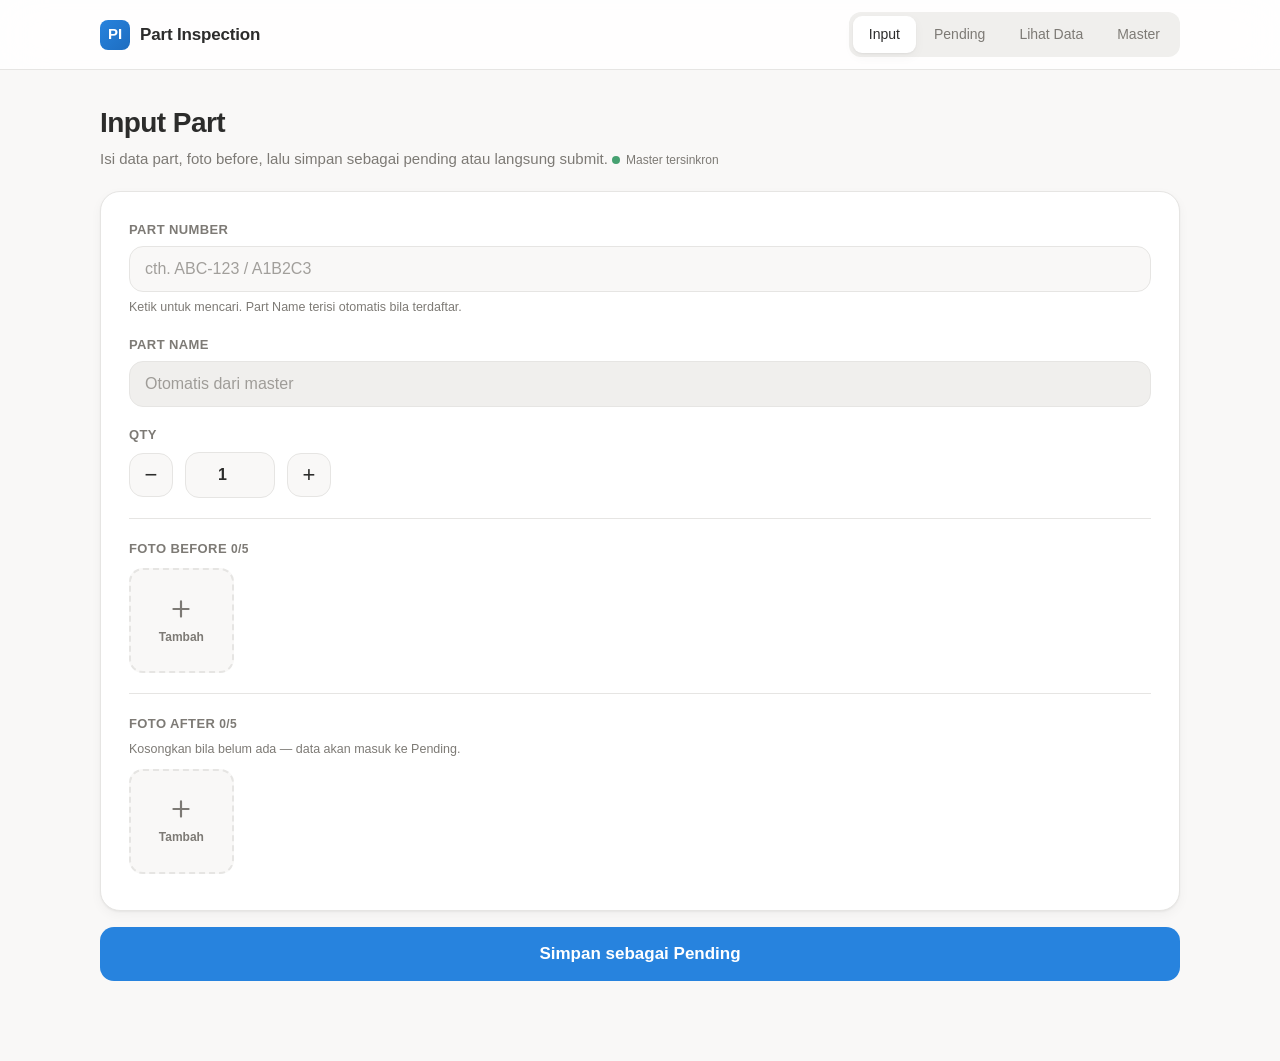
<file: index.html>
<!DOCTYPE html>
<html lang="id">
<head>
<meta charset="UTF-8" />
<meta name="viewport" content="width=device-width, initial-scale=1, viewport-fit=cover" />
<meta name="theme-color" content="#FFFFFF" />
<title>Input — Part Inspection</title>
<link rel="stylesheet" href="style.css" />
</head>
<body data-page="input">

<header class="appbar">
  <div class="appbar-inner">
    <div class="brand"><span class="logo">PI</span> Part Inspection</div>
    <nav class="nav-desktop">
      <a data-nav="input" href="index.html">Input</a>
      <a data-nav="pending" href="pending.html">Pending</a>
      <a data-nav="data" href="data.html">Lihat Data</a>
      <a data-nav="master" href="master.html">Master</a>
    </nav>
  </div>
</header>

<main class="container">
  <div class="page-head">
    <h1>Input Part</h1>
    <p>Isi data part, foto before, lalu simpan sebagai pending atau langsung submit.
      <span class="sync-dot"><span class="d"></span><span class="label">Master tersinkron</span></span>
    </p>
  </div>

  <form id="form" class="card" autocomplete="off">
    <div class="field">
      <label for="pn">Part Number</label>
      <input class="input" id="pn" list="pnList" placeholder="cth. ABC-123 / A1B2C3" required />
      <datalist id="pnList"></datalist>
      <div class="hint" id="pnHint">Ketik untuk mencari. Part Name terisi otomatis bila terdaftar.</div>
    </div>

    <div class="field">
      <label for="pname">Part Name</label>
      <input class="input" id="pname" placeholder="Otomatis dari master" readonly />
    </div>

    <div class="field">
      <label for="qty">QTY</label>
      <div class="stepper">
        <button type="button" class="step-btn" id="qtyMinus">−</button>
        <input class="input" id="qty" type="number" inputmode="numeric" min="1" step="1" value="1" />
        <button type="button" class="step-btn" id="qtyPlus">+</button>
      </div>
    </div>

    <hr class="divider" />

    <div class="photo-section">
      <div class="field" style="margin-bottom:10px">
        <label>Foto Before <span class="photo-count" id="beforeCount">0/5</span></label>
      </div>
      <div class="photo-grid" id="beforeGrid"></div>
      <input type="file" id="beforeInput" accept="image/*" capture="environment" multiple hidden />
    </div>

    <hr class="divider" />

    <div class="photo-section">
      <div class="field" style="margin-bottom:10px">
        <label>Foto After <span class="photo-count" id="afterCount">0/5</span></label>
        <div class="hint">Kosongkan bila belum ada — data akan masuk ke Pending.</div>
      </div>
      <div class="photo-grid" id="afterGrid"></div>
      <input type="file" id="afterInput" accept="image/*" capture="environment" multiple hidden />
    </div>
  </form>

  <button type="button" id="mainBtn" class="btn btn-primary btn-block btn-lg">Simpan sebagai Pending</button>
</main>

<nav class="tabbar">
  <a data-nav="input" href="index.html"><svg viewBox="0 0 24 24" fill="none" stroke="currentColor" stroke-width="2" stroke-linecap="round" stroke-linejoin="round"><path d="M12 20h9"/><path d="M16.5 3.5a2.1 2.1 0 0 1 3 3L7 19l-4 1 1-4Z"/></svg>Input</a>
  <a data-nav="pending" href="pending.html"><svg viewBox="0 0 24 24" fill="none" stroke="currentColor" stroke-width="2" stroke-linecap="round" stroke-linejoin="round"><circle cx="12" cy="12" r="9"/><path d="M12 7v5l3 2"/></svg>Pending</a>
  <a data-nav="data" href="data.html"><svg viewBox="0 0 24 24" fill="none" stroke="currentColor" stroke-width="2" stroke-linecap="round" stroke-linejoin="round"><rect x="3" y="4" width="18" height="16" rx="2"/><path d="M3 10h18M9 4v16"/></svg>Data</a>
  <a data-nav="master" href="master.html"><svg viewBox="0 0 24 24" fill="none" stroke="currentColor" stroke-width="2" stroke-linecap="round" stroke-linejoin="round"><ellipse cx="12" cy="5" rx="8" ry="3"/><path d="M4 5v14c0 1.7 3.6 3 8 3s8-1.3 8-3V5"/><path d="M4 12c0 1.7 3.6 3 8 3s8-1.3 8-3"/></svg>Master</a>
</nav>

<script src="config.js"></script>
<script src="db.js"></script>
<script src="api.js"></script>
<script src="common.js"></script>
<script src="input.js"></script>
</body>
</html>
</file>
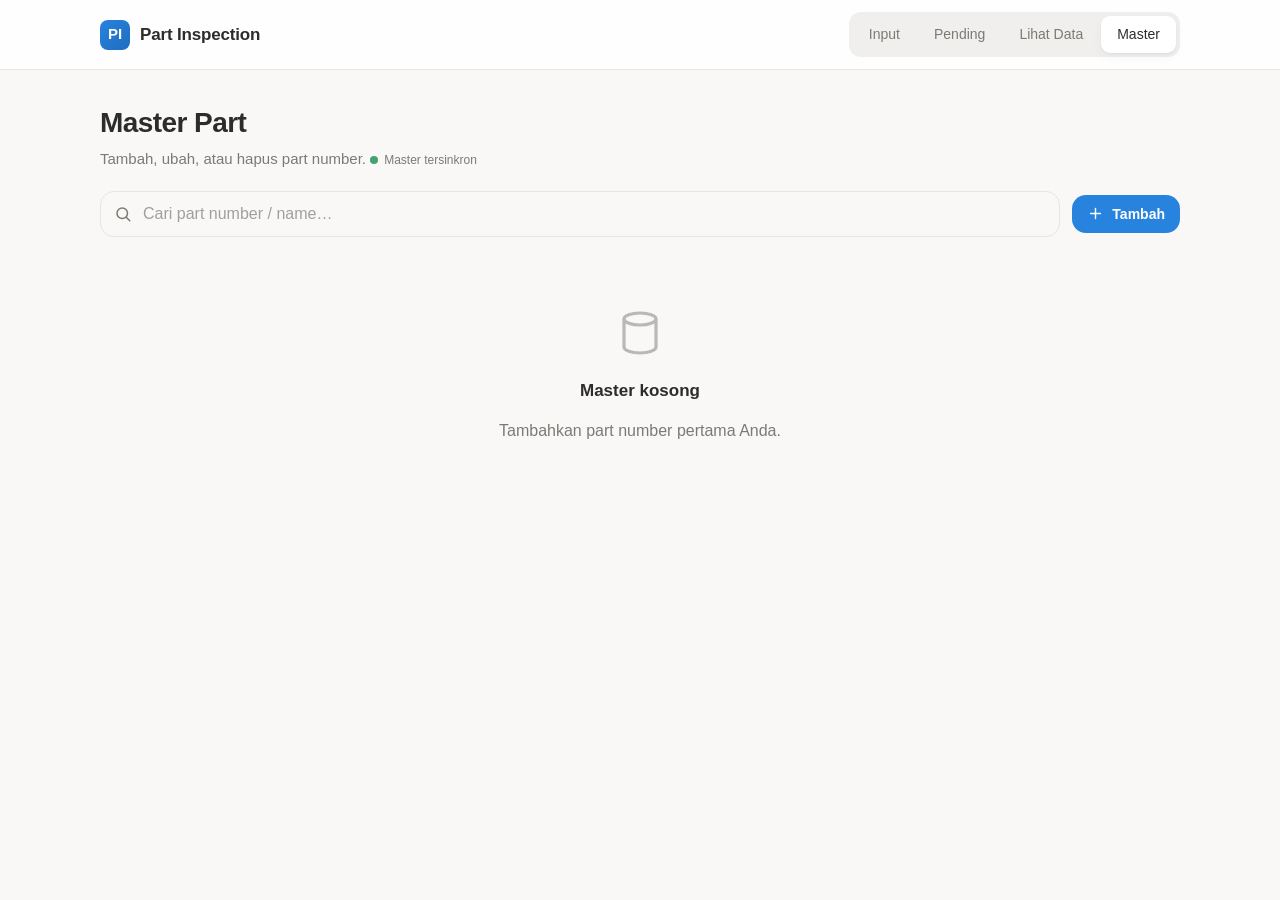
<file: master.html>
<!DOCTYPE html>
<html lang="id">
<head>
<meta charset="UTF-8" />
<meta name="viewport" content="width=device-width, initial-scale=1, viewport-fit=cover" />
<meta name="theme-color" content="#FFFFFF" />
<title>Master — Part Inspection</title>
<link rel="stylesheet" href="style.css" />
</head>
<body data-page="master">

<header class="appbar">
  <div class="appbar-inner">
    <div class="brand"><span class="logo">PI</span> Part Inspection</div>
    <nav class="nav-desktop">
      <a data-nav="input" href="index.html">Input</a>
      <a data-nav="pending" href="pending.html">Pending</a>
      <a data-nav="data" href="data.html">Lihat Data</a>
      <a data-nav="master" href="master.html">Master</a>
    </nav>
  </div>
</header>

<main class="container">
  <div class="page-head">
    <h1>Master Part</h1>
    <p>Tambah, ubah, atau hapus part number.
      <span class="sync-dot"><span class="d"></span><span class="label">Master tersinkron</span></span>
    </p>
  </div>

  <div class="toolbar">
    <div class="search">
      <svg viewBox="0 0 24 24" fill="none" stroke="currentColor" stroke-width="2" stroke-linecap="round"><circle cx="11" cy="11" r="7"/><path d="m21 21-4.3-4.3"/></svg>
      <input class="input" id="search" placeholder="Cari part number / name…" />
    </div>
    <button class="btn btn-primary btn-sm" id="addBtn">
      <svg width="17" height="17" viewBox="0 0 24 24" fill="none" stroke="currentColor" stroke-width="2" stroke-linecap="round"><path d="M12 5v14M5 12h14"/></svg>
      Tambah
    </button>
  </div>

  <div id="list" class="list"></div>
</main>

<nav class="tabbar">
  <a data-nav="input" href="index.html"><svg viewBox="0 0 24 24" fill="none" stroke="currentColor" stroke-width="2" stroke-linecap="round" stroke-linejoin="round"><path d="M12 20h9"/><path d="M16.5 3.5a2.1 2.1 0 0 1 3 3L7 19l-4 1 1-4Z"/></svg>Input</a>
  <a data-nav="pending" href="pending.html"><svg viewBox="0 0 24 24" fill="none" stroke="currentColor" stroke-width="2" stroke-linecap="round" stroke-linejoin="round"><circle cx="12" cy="12" r="9"/><path d="M12 7v5l3 2"/></svg>Pending</a>
  <a data-nav="data" href="data.html"><svg viewBox="0 0 24 24" fill="none" stroke="currentColor" stroke-width="2" stroke-linecap="round" stroke-linejoin="round"><rect x="3" y="4" width="18" height="16" rx="2"/><path d="M3 10h18M9 4v16"/></svg>Data</a>
  <a data-nav="master" href="master.html"><svg viewBox="0 0 24 24" fill="none" stroke="currentColor" stroke-width="2" stroke-linecap="round" stroke-linejoin="round"><ellipse cx="12" cy="5" rx="8" ry="3"/><path d="M4 5v14c0 1.7 3.6 3 8 3s8-1.3 8-3V5"/><path d="M4 12c0 1.7 3.6 3 8 3s8-1.3 8-3"/></svg>Master</a>
</nav>

<script src="config.js"></script>
<script src="db.js"></script>
<script src="api.js"></script>
<script src="common.js"></script>
<script src="master.js"></script>
</body>
</html>
</file>
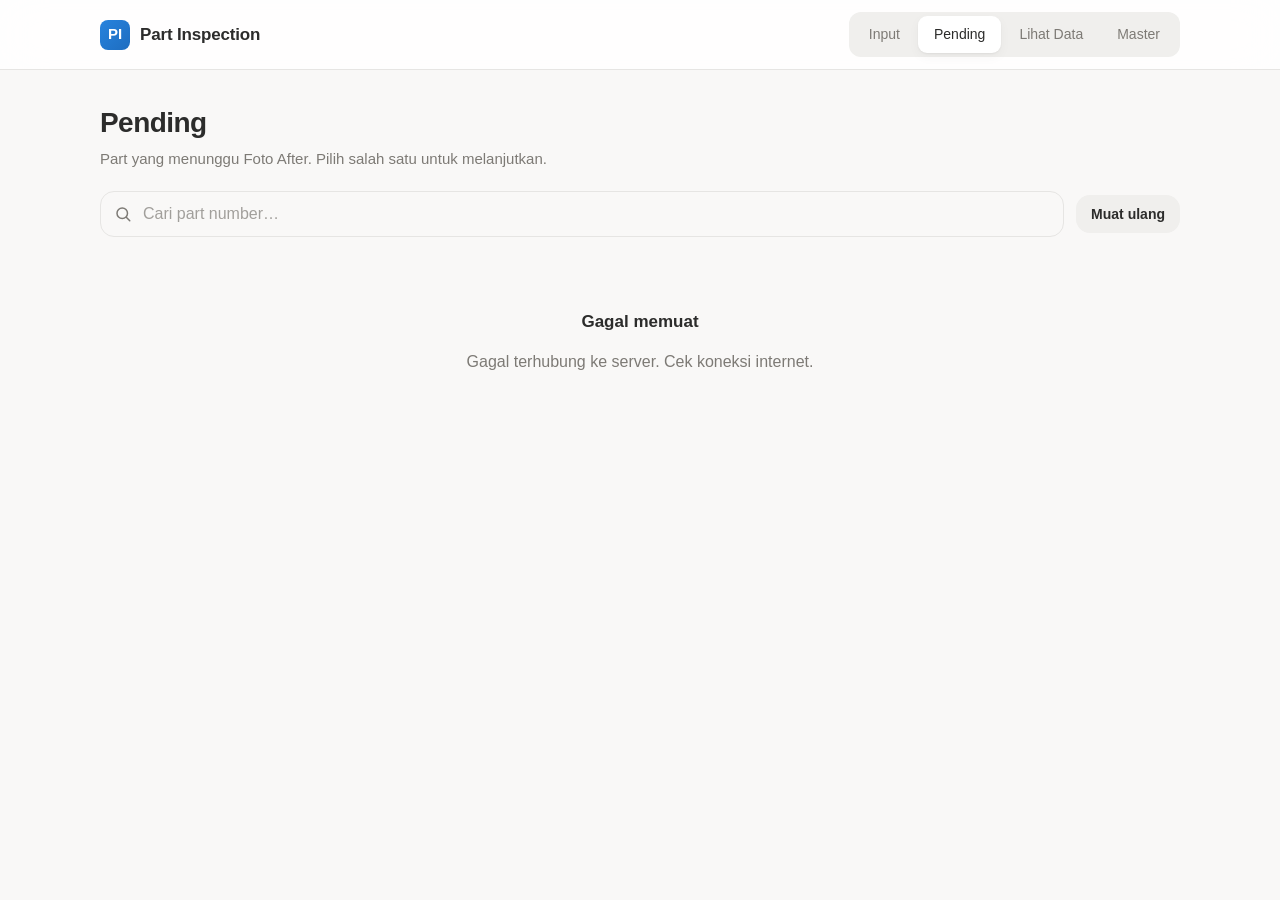
<file: pending.html>
<!DOCTYPE html>
<html lang="id">
<head>
<meta charset="UTF-8" />
<meta name="viewport" content="width=device-width, initial-scale=1, viewport-fit=cover" />
<meta name="theme-color" content="#FFFFFF" />
<title>Pending — Part Inspection</title>
<link rel="stylesheet" href="style.css" />
</head>
<body data-page="pending">

<header class="appbar">
  <div class="appbar-inner">
    <div class="brand"><span class="logo">PI</span> Part Inspection</div>
    <nav class="nav-desktop">
      <a data-nav="input" href="index.html">Input</a>
      <a data-nav="pending" href="pending.html">Pending</a>
      <a data-nav="data" href="data.html">Lihat Data</a>
      <a data-nav="master" href="master.html">Master</a>
    </nav>
  </div>
</header>

<main class="container">
  <div class="page-head">
    <h1>Pending</h1>
    <p>Part yang menunggu Foto After. Pilih salah satu untuk melanjutkan.</p>
  </div>

  <div class="toolbar">
    <div class="search">
      <svg viewBox="0 0 24 24" fill="none" stroke="currentColor" stroke-width="2" stroke-linecap="round"><circle cx="11" cy="11" r="7"/><path d="m21 21-4.3-4.3"/></svg>
      <input class="input" id="search" placeholder="Cari part number…" />
    </div>
    <button class="btn btn-secondary btn-sm" id="refresh">Muat ulang</button>
  </div>

  <div id="list" class="list"></div>
</main>

<nav class="tabbar">
  <a data-nav="input" href="index.html"><svg viewBox="0 0 24 24" fill="none" stroke="currentColor" stroke-width="2" stroke-linecap="round" stroke-linejoin="round"><path d="M12 20h9"/><path d="M16.5 3.5a2.1 2.1 0 0 1 3 3L7 19l-4 1 1-4Z"/></svg>Input</a>
  <a data-nav="pending" href="pending.html"><svg viewBox="0 0 24 24" fill="none" stroke="currentColor" stroke-width="2" stroke-linecap="round" stroke-linejoin="round"><circle cx="12" cy="12" r="9"/><path d="M12 7v5l3 2"/></svg>Pending</a>
  <a data-nav="data" href="data.html"><svg viewBox="0 0 24 24" fill="none" stroke="currentColor" stroke-width="2" stroke-linecap="round" stroke-linejoin="round"><rect x="3" y="4" width="18" height="16" rx="2"/><path d="M3 10h18M9 4v16"/></svg>Data</a>
  <a data-nav="master" href="master.html"><svg viewBox="0 0 24 24" fill="none" stroke="currentColor" stroke-width="2" stroke-linecap="round" stroke-linejoin="round"><ellipse cx="12" cy="5" rx="8" ry="3"/><path d="M4 5v14c0 1.7 3.6 3 8 3s8-1.3 8-3V5"/><path d="M4 12c0 1.7 3.6 3 8 3s8-1.3 8-3"/></svg>Master</a>
</nav>

<script src="config.js"></script>
<script src="db.js"></script>
<script src="api.js"></script>
<script src="common.js"></script>
<script src="pending.js"></script>
</body>
</html>
</file>
<file: style.css>
:root{
  --text:#2C2C2B; --text-2:#7D7A75; --canvas:#FFFFFF; --soft:#F9F8F7;
  --surface-2:#F0EFED; --border:#E6E5E3;
  --blue:#2783DE; --blue-soft:#E5F2FC;
  --green:#46A171; --green-soft:#E8F1EC;
  --orange:#D5803B; --orange-soft:#FBEBDE;
  --red:#E56458; --red-soft:#FCE9E7;
  --radius:14px; --radius-sm:10px; --radius-lg:20px;
  --shadow:0 1px 2px rgba(0,0,0,.05), 0 4px 12px rgba(0,0,0,.04);
  --shadow-lg:0 8px 30px rgba(0,0,0,.10);
  --tap:44px;
  --font:-apple-system,BlinkMacSystemFont,'SF Pro Text','Segoe UI',Roboto,Helvetica,Arial,sans-serif;
}
@media (prefers-color-scheme: dark){
  :root{
    --text:#FFFFFF; --text-2:rgba(255,255,255,.65); --canvas:#191919; --soft:#202020;
    --surface-2:#383836; --border:rgba(255,255,255,.20);
    --blue:#5E9FE8; --blue-soft:rgba(94,159,232,.12);
    --green:#72BC8F; --green-soft:rgba(114,188,143,.12);
    --orange:#DE9255; --orange-soft:rgba(222,146,85,.12);
    --red:#E97366; --red-soft:rgba(233,115,102,.12);
    --shadow:0 1px 2px rgba(0,0,0,.4), 0 4px 12px rgba(0,0,0,.3);
    --shadow-lg:0 10px 34px rgba(0,0,0,.45);
  }
}
*{box-sizing:border-box}
html,body{margin:0;padding:0}
body{
  font-family:var(--font); color:var(--text); background:var(--soft);
  font-size:16px; line-height:1.5; -webkit-font-smoothing:antialiased;
  padding-bottom:calc(72px + env(safe-area-inset-bottom));
}
@media(min-width:820px){ body{padding-bottom:40px} }

/* ---------- App bar ---------- */
.appbar{
  position:sticky; top:0; z-index:50; background:color-mix(in srgb,var(--canvas) 85%,transparent);
  backdrop-filter:saturate(180%) blur(20px); -webkit-backdrop-filter:saturate(180%) blur(20px);
  border-bottom:1px solid var(--border);
}
.appbar-inner{max-width:1120px;margin:0 auto;padding:12px 20px;display:flex;align-items:center;gap:16px;
  padding-top:calc(12px + env(safe-area-inset-top));}
.brand{display:flex;align-items:center;gap:10px;font-weight:600;font-size:17px;letter-spacing:-.01em}
.brand .logo{width:30px;height:30px;border-radius:8px;background:linear-gradient(135deg,var(--blue),#1e6dc0);
  display:grid;place-items:center;color:#fff;font-weight:700;font-size:15px;flex:none}
.nav-desktop{margin-left:auto;display:none;background:var(--surface-2);padding:4px;border-radius:12px;gap:2px}
@media(min-width:820px){ .nav-desktop{display:flex} }
.nav-desktop a{
  text-decoration:none;color:var(--text-2);font-size:14px;font-weight:500;padding:8px 16px;border-radius:9px;
  transition:all .15s ease; white-space:nowrap;
}
.nav-desktop a.active{background:var(--canvas);color:var(--text);box-shadow:var(--shadow)}
.nav-desktop a:hover:not(.active){color:var(--text)}

/* ---------- Bottom tab (mobile) ---------- */
.tabbar{
  position:fixed;left:0;right:0;bottom:0;z-index:50;display:flex;
  background:color-mix(in srgb,var(--canvas) 88%,transparent);
  backdrop-filter:saturate(180%) blur(20px);-webkit-backdrop-filter:saturate(180%) blur(20px);
  border-top:1px solid var(--border);padding-bottom:env(safe-area-inset-bottom);
}
@media(min-width:820px){ .tabbar{display:none} }
.tabbar a{flex:1;display:flex;flex-direction:column;align-items:center;justify-content:center;gap:3px;
  min-height:60px;text-decoration:none;color:var(--text-2);font-size:11px;font-weight:500}
.tabbar a.active{color:var(--blue)}
.tabbar a svg{width:24px;height:24px}

/* ---------- Layout ---------- */
.container{max-width:1120px;margin:0 auto;padding:24px 20px 40px}
.page-head{margin:8px 0 20px}
.page-head h1{font-size:28px;font-weight:700;letter-spacing:-.02em;margin:0 0 4px}
.page-head p{color:var(--text-2);margin:0;font-size:15px}

.card{background:var(--canvas);border:1px solid var(--border);border-radius:var(--radius-lg);
  box-shadow:var(--shadow);padding:24px;margin-bottom:16px}
@media(min-width:820px){ .card{padding:28px} }
.card h2{font-size:18px;font-weight:650;margin:0 0 16px;letter-spacing:-.01em}

/* ---------- Form ---------- */
.field{margin-bottom:18px}
.field:last-child{margin-bottom:0}
.field label{display:block;font-size:13px;font-weight:600;color:var(--text-2);margin-bottom:7px;
  text-transform:uppercase;letter-spacing:.03em}
.input,.select,textarea.input{
  width:100%;font-family:var(--font);font-size:16px;color:var(--text);background:var(--soft);
  border:1px solid var(--border);border-radius:var(--radius);padding:13px 15px;min-height:var(--tap);
  transition:border-color .15s,box-shadow .15s;appearance:none
}
.input:focus,.select:focus,textarea.input:focus{outline:none;border-color:var(--blue);
  box-shadow:0 0 0 4px var(--blue-soft);background:var(--canvas)}
.input::placeholder{color:var(--text-2);opacity:.7}
.input:read-only{background:var(--surface-2);color:var(--text-2)}
.hint{font-size:12.5px;color:var(--text-2);margin-top:6px}
.hint.warn{color:var(--orange)}

/* stepper */
.stepper{display:flex;align-items:center;gap:12px}
.stepper .input{text-align:center;max-width:90px;font-weight:600}
.step-btn{width:var(--tap);height:var(--tap);flex:none;border:1px solid var(--border);background:var(--soft);
  border-radius:var(--radius);font-size:22px;color:var(--text);cursor:pointer;display:grid;place-items:center}
.step-btn:active{background:var(--surface-2)}

/* ---------- Buttons ---------- */
.btn{display:inline-flex;align-items:center;justify-content:center;gap:8px;font-family:var(--font);
  font-size:16px;font-weight:600;border-radius:var(--radius);padding:14px 22px;min-height:var(--tap);
  border:1px solid transparent;cursor:pointer;transition:transform .08s,filter .15s,background .15s;
  text-decoration:none;-webkit-tap-highlight-color:transparent}
.btn:active{transform:scale(.98)}
.btn:disabled{opacity:.5;cursor:not-allowed}
.btn-primary{background:var(--blue);color:#fff}
.btn-primary:hover:not(:disabled){filter:brightness(1.05)}
.btn-success{background:var(--green);color:#fff}
.btn-secondary{background:var(--surface-2);color:var(--text)}
.btn-ghost{background:transparent;color:var(--blue)}
.btn-danger{background:var(--red-soft);color:var(--red)}
.btn-block{width:100%}
.btn-lg{font-size:17px;padding:16px 24px}
.btn-sm{font-size:14px;padding:9px 14px;min-height:38px}
.btn-row{display:flex;gap:12px;flex-wrap:wrap}
.btn-row .btn{flex:1;min-width:140px}

/* ---------- Photo grid ---------- */
.photo-section{margin-bottom:8px}
.photo-grid{display:grid;grid-template-columns:repeat(auto-fill,minmax(96px,1fr));gap:10px}
.photo-tile{position:relative;aspect-ratio:1;border-radius:var(--radius);overflow:hidden;background:var(--surface-2);
  border:1px solid var(--border)}
.photo-tile img{width:100%;height:100%;object-fit:cover;display:block}
.photo-tile .remove{position:absolute;top:5px;right:5px;width:26px;height:26px;border-radius:50%;border:none;
  background:rgba(0,0,0,.55);color:#fff;font-size:15px;display:grid;place-items:center;cursor:pointer;line-height:1}
.photo-add{display:flex;flex-direction:column;align-items:center;justify-content:center;gap:6px;aspect-ratio:1;
  border:2px dashed var(--border);border-radius:var(--radius);background:var(--soft);color:var(--text-2);
  cursor:pointer;font-size:12px;font-weight:600}
.photo-add:active{background:var(--surface-2)}
.photo-add svg{width:26px;height:26px}
.photo-count{font-size:12px;color:var(--text-2);font-weight:600}

/* ---------- Badges / pills ---------- */
.pill{display:inline-flex;align-items:center;gap:5px;font-size:12px;font-weight:600;padding:4px 10px;border-radius:999px}
.pill-pending{background:var(--orange-soft);color:var(--orange)}
.pill-done{background:var(--green-soft);color:var(--green)}
.pill-blue{background:var(--blue-soft);color:var(--blue)}

/* ---------- List / pending cards ---------- */
.list{display:grid;gap:12px}
.item{background:var(--canvas);border:1px solid var(--border);border-radius:var(--radius);padding:16px;
  display:flex;align-items:center;gap:14px;box-shadow:var(--shadow);cursor:pointer;transition:transform .08s}
.item:active{transform:scale(.99)}
.item .thumb{width:52px;height:52px;border-radius:10px;object-fit:cover;background:var(--surface-2);flex:none}
.item .meta{flex:1;min-width:0}
.item .meta .t{font-weight:650;font-size:15px;letter-spacing:-.01em}
.item .meta .s{color:var(--text-2);font-size:13px;margin-top:2px;overflow:hidden;text-overflow:ellipsis;white-space:nowrap}
.item .chev{color:var(--text-2);flex:none}

/* ---------- Table ---------- */
.table-wrap{overflow-x:auto;border:1px solid var(--border);border-radius:var(--radius);background:var(--canvas)}
table{border-collapse:collapse;width:100%;min-width:640px;font-size:14px}
th,td{text-align:left;padding:12px 14px;border-bottom:1px solid var(--border);white-space:nowrap}
th{background:var(--soft);font-size:12px;text-transform:uppercase;letter-spacing:.03em;color:var(--text-2);font-weight:700}
tr:last-child td{border-bottom:none}
td .mini{display:flex;gap:4px}
td .mini img{width:38px;height:38px;border-radius:7px;object-fit:cover;border:1px solid var(--border)}

/* ---------- Toolbar ---------- */
.toolbar{display:flex;gap:12px;align-items:center;flex-wrap:wrap;margin-bottom:16px}
.search{flex:1;min-width:200px;position:relative}
.search svg{position:absolute;left:14px;top:50%;transform:translateY(-50%);color:var(--text-2);width:18px;height:18px}
.search .input{padding-left:42px}

/* ---------- Empty state ---------- */
.empty{text-align:center;padding:56px 20px;color:var(--text-2)}
.empty svg{width:48px;height:48px;opacity:.5;margin-bottom:14px}
.empty h3{color:var(--text);font-size:17px;margin:0 0 6px}

/* ---------- Modal ---------- */
.overlay{position:fixed;inset:0;z-index:100;background:rgba(0,0,0,.4);display:none;align-items:flex-end;
  justify-content:center;padding:0;backdrop-filter:blur(2px)}
.overlay.show{display:flex}
@media(min-width:600px){ .overlay{align-items:center;padding:20px} }
.modal{background:var(--canvas);width:100%;max-width:440px;border-radius:22px 22px 0 0;padding:24px;
  box-shadow:var(--shadow-lg);animation:slideUp .25s ease;max-height:90vh;overflow:auto;
  padding-bottom:calc(24px + env(safe-area-inset-bottom))}
@media(min-width:600px){ .modal{border-radius:22px;animation:pop .2s ease} }
@keyframes slideUp{from{transform:translateY(30px);opacity:.6}to{transform:none;opacity:1}}
@keyframes pop{from{transform:scale(.96);opacity:0}to{transform:none;opacity:1}}
.modal h3{margin:0 0 6px;font-size:19px;letter-spacing:-.01em}
.modal .sub{color:var(--text-2);font-size:14px;margin:0 0 18px}
.modal-icon{width:52px;height:52px;border-radius:14px;display:grid;place-items:center;margin-bottom:14px}
.modal-icon.warn{background:var(--orange-soft);color:var(--orange)}

/* ---------- Blocking loader ---------- */
.loader{position:fixed;inset:0;z-index:200;background:color-mix(in srgb,var(--canvas) 78%,transparent);
  backdrop-filter:blur(6px);-webkit-backdrop-filter:blur(6px);display:none;flex-direction:column;
  align-items:center;justify-content:center;gap:18px;text-align:center;padding:30px}
.loader.show{display:flex}
.spinner{width:44px;height:44px;border-radius:50%;border:4px solid var(--surface-2);border-top-color:var(--blue);
  animation:spin .8s linear infinite}
@keyframes spin{to{transform:rotate(360deg)}}
.loader .msg{font-weight:600;font-size:16px}
.loader .sub{color:var(--text-2);font-size:14px;margin-top:-8px}
.progress{width:220px;height:8px;background:var(--surface-2);border-radius:999px;overflow:hidden}
.progress .bar{height:100%;width:0;background:var(--blue);border-radius:999px;transition:width .3s ease}

/* ---------- Toast ---------- */
.toast-wrap{position:fixed;left:0;right:0;bottom:calc(80px + env(safe-area-inset-bottom));z-index:150;
  display:flex;flex-direction:column;align-items:center;gap:8px;pointer-events:none;padding:0 16px}
@media(min-width:820px){ .toast-wrap{bottom:24px} }
.toast{background:var(--text);color:var(--canvas);padding:12px 18px;border-radius:12px;font-size:14px;font-weight:500;
  box-shadow:var(--shadow-lg);display:flex;align-items:center;gap:9px;max-width:420px;animation:toastIn .25s ease}
.toast.err{background:var(--red)}
.toast.ok{background:var(--green)}
@keyframes toastIn{from{transform:translateY(12px);opacity:0}to{transform:none;opacity:1}}

.divider{height:1px;background:var(--border);margin:20px 0;border:none}
.row-2{display:grid;grid-template-columns:1fr 1fr;gap:14px}
@media(max-width:520px){ .row-2{grid-template-columns:1fr} }
.sync-dot{display:inline-flex;align-items:center;gap:6px;font-size:12px;color:var(--text-2);margin-left:auto}
.sync-dot .d{width:8px;height:8px;border-radius:50%;background:var(--green)}
.sync-dot.syncing .d{background:var(--orange);animation:pulse 1s infinite}
@keyframes pulse{50%{opacity:.3}}

/* ===================== Filter bar (Lihat Data) ===================== */
.filters {
  display: grid;
  grid-template-columns: 1.2fr 1.2fr 0.9fr 0.9fr auto;
  gap: 12px;
  align-items: end;
  margin-bottom: 14px;
}
.filter-field { display: flex; flex-direction: column; gap: 6px; min-width: 0; }
.filter-field label {
  font-size: 12px; font-weight: 600; color: var(--text-2);
  text-transform: uppercase; letter-spacing: .03em;
}
.filter-actions { display: flex; gap: 8px; align-items: center; flex-wrap: wrap; }
.result-bar { color: var(--text-2); font-size: 13px; margin: 0 2px 12px; }

@media (max-width: 760px) {
  .filters { grid-template-columns: 1fr 1fr; }
  .filters .filter-actions { grid-column: 1 / -1; justify-content: stretch; }
  .filters .filter-actions .btn { flex: 1; justify-content: center; }
}

/* ===================== Foto bisa diperbesar ===================== */
.cell-img { cursor: zoom-in; transition: transform .12s ease, box-shadow .12s ease; }
.cell-img:hover { transform: scale(1.06); box-shadow: 0 4px 14px rgba(0,0,0,.18); }

/* ===================== Lightbox ===================== */
.lightbox {
  position: fixed; inset: 0; z-index: 1000;
  background: rgba(15,15,16,.92);
  display: none; flex-direction: column;
  -webkit-user-select: none; user-select: none;
}
.lightbox.show { display: flex; }
.lb-bar {
  display: flex; align-items: center; justify-content: space-between;
  padding: 12px 16px; color: #fff; gap: 12px;
}
.lb-title { font-size: 14px; font-weight: 600; opacity: .92; overflow: hidden; text-overflow: ellipsis; white-space: nowrap; }
.lb-tools { display: flex; gap: 8px; flex: none; }
.lb-tools button {
  width: 40px; height: 40px; border-radius: 12px;
  border: none; background: rgba(255,255,255,.14); color: #fff;
  font-size: 20px; line-height: 1; cursor: pointer;
  display: flex; align-items: center; justify-content: center;
  transition: background .15s ease;
}
.lb-tools button:hover { background: rgba(255,255,255,.28); }
.lb-stage {
  flex: 1; overflow: hidden; position: relative;
  display: flex; align-items: center; justify-content: center;
  touch-action: none;
}
.lb-img {
  max-width: 94vw; max-height: 78vh;
  border-radius: 10px; will-change: transform;
  transform-origin: center center;
  box-shadow: 0 20px 60px rgba(0,0,0,.5);
  -webkit-user-drag: none;
}
.lb-nav {
  position: absolute; top: 50%; transform: translateY(-50%);
  width: 48px; height: 48px; border-radius: 50%;
  border: none; background: rgba(255,255,255,.16); color: #fff;
  font-size: 30px; line-height: 1; cursor: pointer; z-index: 2;
  display: flex; align-items: center; justify-content: center;
}
.lb-nav:hover { background: rgba(255,255,255,.3); }
.lb-prev { left: 14px; }
.lb-next { right: 14px; }
.lb-hint { color: rgba(255,255,255,.6); font-size: 12px; text-align: center; padding: 10px; }
@media (max-width: 640px) {
  .lb-nav { width: 42px; height: 42px; font-size: 26px; }
  .lb-img { max-height: 72vh; }
}

/* ===================== Seleksi (conteng) + sortir + hapus ===================== */
.result-bar { display: flex; align-items: center; gap: 12px; flex-wrap: wrap; }
.sel-group { display: inline-flex; align-items: center; gap: 10px; }
.sel-badge {
  font-size: 12px; font-weight: 700; color: var(--blue);
  background: var(--blue-soft, rgba(39,131,222,.12)); padding: 3px 10px; border-radius: 999px;
}
.linkbtn {
  background: none; border: none; color: var(--red); cursor: pointer;
  font-size: 13px; font-weight: 600; padding: 2px 4px; text-decoration: underline;
}
.linkbtn:hover { opacity: .8; }

.chkcol { width: 40px; text-align: center; }
.delcol { width: 48px; text-align: center; }
input[type="checkbox"].rowchk, #selAll { width: 18px; height: 18px; cursor: pointer; accent-color: var(--blue); }
tr.row-selected td { background: var(--blue-soft, rgba(39,131,222,.08)); }

th.sortable { cursor: pointer; user-select: none; white-space: nowrap; }
th.sortable:hover { color: var(--text); }
th .arrow { font-size: 12px; opacity: .9; margin-left: 2px; }
th .arrow.dim { opacity: .32; }

.row-del {
  width: 34px; height: 34px; border-radius: 9px; border: 1px solid transparent;
  background: transparent; color: var(--text-2); cursor: pointer;
  display: inline-flex; align-items: center; justify-content: center;
  transition: all .14s ease;
}
.row-del svg { width: 17px; height: 17px; }
.row-del:hover { background: var(--red-soft); color: var(--red); border-color: var(--red-soft); }

/* ---- Modal konfirmasi hapus ---- */
.modal-icon.danger { background: var(--red-soft); color: var(--red); }
.detail-box {
  border: 1px solid var(--border); border-radius: 14px; overflow: hidden; margin: 4px 0 14px;
}
.dl-row {
  display: flex; justify-content: space-between; align-items: center; gap: 12px;
  padding: 11px 14px; font-size: 14px;
}
.dl-row + .dl-row { border-top: 1px solid var(--border); }
.dl-row span { color: var(--text-2); }
.dl-row b { color: var(--text); text-align: right; word-break: break-word; }
.warn-text {
  font-size: 13px; color: var(--red); background: var(--red-soft);
  padding: 10px 12px; border-radius: 12px; margin: 0 0 18px; line-height: 1.5;
}
.modal-actions { display: flex; gap: 10px; }
.modal-actions .btn { flex: 1; justify-content: center; }

/* ---- Daftar hapus massal (scrollable) ---- */
.del-list {
  max-height: 300px; overflow-y: auto; -webkit-overflow-scrolling: touch;
  border: 1px solid var(--border); border-radius: 14px; margin: 4px 0 14px;
}
.del-item {
  display: flex; align-items: center; justify-content: space-between; gap: 12px;
  padding: 11px 14px;
}
.del-item + .del-item { border-top: 1px solid var(--border); }
.di-main { display: flex; flex-direction: column; gap: 2px; min-width: 0; }
.di-main b { font-size: 14px; color: var(--text); }
.di-main span { font-size: 12px; color: var(--text-2); overflow: hidden; text-overflow: ellipsis; white-space: nowrap; }
.qty-badge {
  flex: none; font-size: 12px; font-weight: 700; color: var(--text-2);
  background: var(--soft); border: 1px solid var(--border); padding: 3px 9px; border-radius: 999px;
}
</file>
